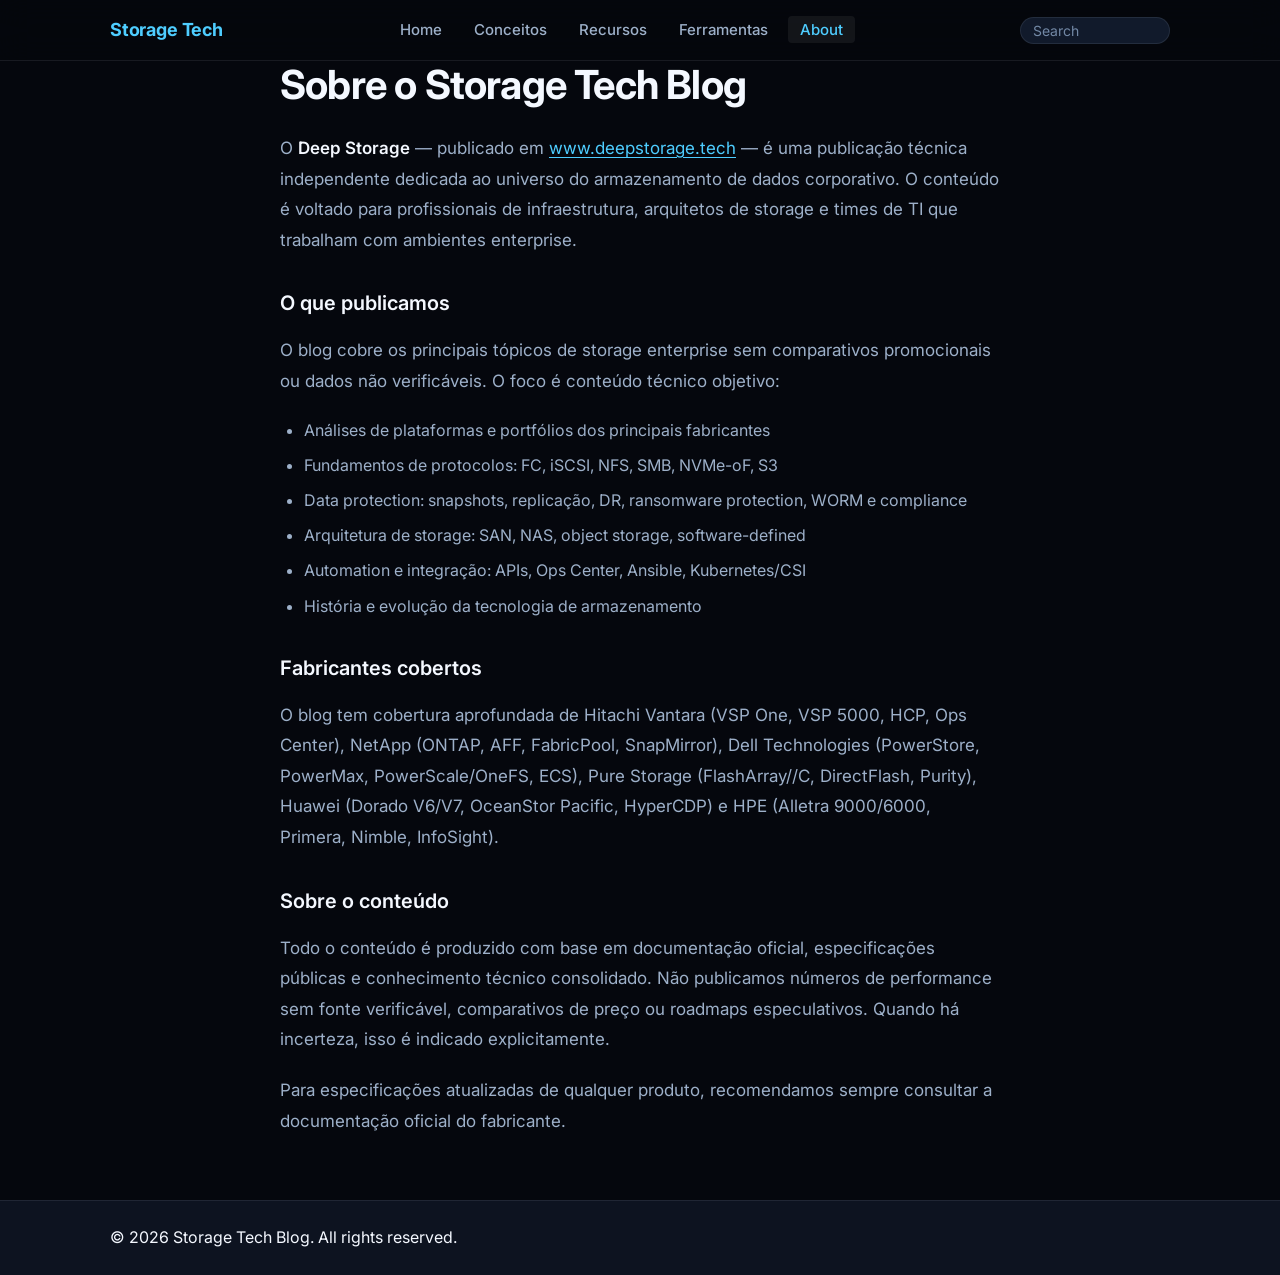
<file: about.html>
<!DOCTYPE html>
<html lang="pt-BR">
<head>
    <meta charset="UTF-8">
    <meta name="viewport" content="width=device-width, initial-scale=1.0">
    <title>Sobre - Storage Tech Blog</title>
    <meta name="description" content="Conheça o Storage Tech Blog: análises técnicas, conceitos fundamentais e recursos sobre storage enterprise — Hitachi Vantara, NetApp, Dell EMC, Pure Storage e mais.">

    <!-- Open Graph -->
    <meta property="og:type" content="website">
    <meta property="og:title" content="Sobre - Storage Tech Blog">
    <meta property="og:description" content="Blog técnico sobre armazenamento de dados corporativo enterprise. Hitachi Vantara, NetApp, Dell EMC, Pure Storage, NVMe, Fibre Channel e data protection.">
    <meta property="og:site_name" content="Storage Tech Blog">

    <!-- Twitter Card -->
    <meta name="twitter:card" content="summary">
    <meta name="twitter:title" content="Sobre - Storage Tech Blog">
    <meta name="twitter:description" content="Blog técnico sobre armazenamento de dados corporativo enterprise.">

    <link rel="canonical" href="https://www.deepstorage.tech/about.html">
    <link rel="preconnect" href="https://fonts.googleapis.com">
    <link rel="preconnect" href="https://fonts.gstatic.com" crossorigin>
    <link rel="stylesheet" href="https://fonts.googleapis.com/css2?family=Inter:wght@400;500;600;700&family=JetBrains+Mono:wght@400;500&display=swap">
    <link rel="stylesheet" href="styles.css">
</head>
<body>
    <a href="#main-content" class="skip-link">Pular para o conteúdo</a>

    <nav class="navbar" aria-label="Navegação principal">
        <div class="container">
            <p class="logo"><a href="index.html">Storage Tech</a></p>
            <button class="nav-toggle" aria-label="Abrir menu" aria-expanded="false" aria-controls="nav-menu">
                <svg width="22" height="22" viewBox="0 0 22 22" fill="none" aria-hidden="true">
                    <rect x="2" y="5" width="18" height="2" rx="1" fill="currentColor"/>
                    <rect x="2" y="10" width="18" height="2" rx="1" fill="currentColor"/>
                    <rect x="2" y="15" width="18" height="2" rx="1" fill="currentColor"/>
                </svg>
            </button>
            <ul class="nav-links" id="nav-menu">
                <li><a href="index.html">Home</a></li>
                <li><a href="conceitos.html">Conceitos</a></li>
                <li><a href="recursos.html">Recursos</a></li>
                <li><a href="ferramentas.html">Ferramentas</a></li>
                <li><a href="about.html" class="active" aria-current="page">About</a></li>
            </ul>
            <div class="nav-search" role="search">
                <input type="search" id="global-search" class="nav-search-input" placeholder="Search" aria-label="Busca global" autocomplete="off">
                <div class="nav-search-results" id="search-results-dropdown" aria-live="polite"></div>
            </div>
        </div>
    </nav>

    <main class="container" id="main-content">
        <article class="about-content">
            <h1>Sobre o Storage Tech Blog</h1>

            <p>O <strong>Deep Storage</strong> — publicado em <a href="https://www.deepstorage.tech" target="_blank" rel="noopener noreferrer">www.deepstorage.tech</a> — é uma publicação técnica independente dedicada ao universo do armazenamento de dados corporativo. O conteúdo é voltado para profissionais de infraestrutura, arquitetos de storage e times de TI que trabalham com ambientes enterprise.</p>

            <h2>O que publicamos</h2>

            <p>O blog cobre os principais tópicos de storage enterprise sem comparativos promocionais ou dados não verificáveis. O foco é conteúdo técnico objetivo:</p>

            <ul>
                <li>Análises de plataformas e portfólios dos principais fabricantes</li>
                <li>Fundamentos de protocolos: FC, iSCSI, NFS, SMB, NVMe-oF, S3</li>
                <li>Data protection: snapshots, replicação, DR, ransomware protection, WORM e compliance</li>
                <li>Arquitetura de storage: SAN, NAS, object storage, software-defined</li>
                <li>Automation e integração: APIs, Ops Center, Ansible, Kubernetes/CSI</li>
                <li>História e evolução da tecnologia de armazenamento</li>
            </ul>

            <h2>Fabricantes cobertos</h2>

            <p>O blog tem cobertura aprofundada de Hitachi Vantara (VSP One, VSP 5000, HCP, Ops Center), NetApp (ONTAP, AFF, FabricPool, SnapMirror), Dell Technologies (PowerStore, PowerMax, PowerScale/OneFS, ECS), Pure Storage (FlashArray//C, DirectFlash, Purity), Huawei (Dorado V6/V7, OceanStor Pacific, HyperCDP) e HPE (Alletra 9000/6000, Primera, Nimble, InfoSight).</p>

            <h2>Sobre o conteúdo</h2>

            <p>Todo o conteúdo é produzido com base em documentação oficial, especificações públicas e conhecimento técnico consolidado. Não publicamos números de performance sem fonte verificável, comparativos de preço ou roadmaps especulativos. Quando há incerteza, isso é indicado explicitamente.</p>

            <p>Para especificações atualizadas de qualquer produto, recomendamos sempre consultar a documentação oficial do fabricante.</p>
        </article>
    </main>

    <footer>
        <div class="container">
            <p>&copy; <span id="copyright-year"></span> Storage Tech Blog. All rights reserved.</p>
        </div>
    </footer>

    <noscript>
        <div style="padding: 2rem; text-align: center; background: #0d1320; color: #f4f8ff;">
            <p>Este site requer JavaScript para algumas funcionalidades. Por favor, habilite o JavaScript no seu navegador.</p>
        </div>
    </noscript>

    <script>
        document.getElementById('copyright-year').textContent = new Date().getFullYear();
        (function() {
            var btn = document.querySelector('.nav-toggle');
            var menu = document.getElementById('nav-menu');
            if (btn && menu) {
                btn.addEventListener('click', function() {
                    var open = menu.classList.toggle('open');
                    btn.setAttribute('aria-expanded', open ? 'true' : 'false');
                });
            }
        })();
    </script>
</body>
</html>
</file>
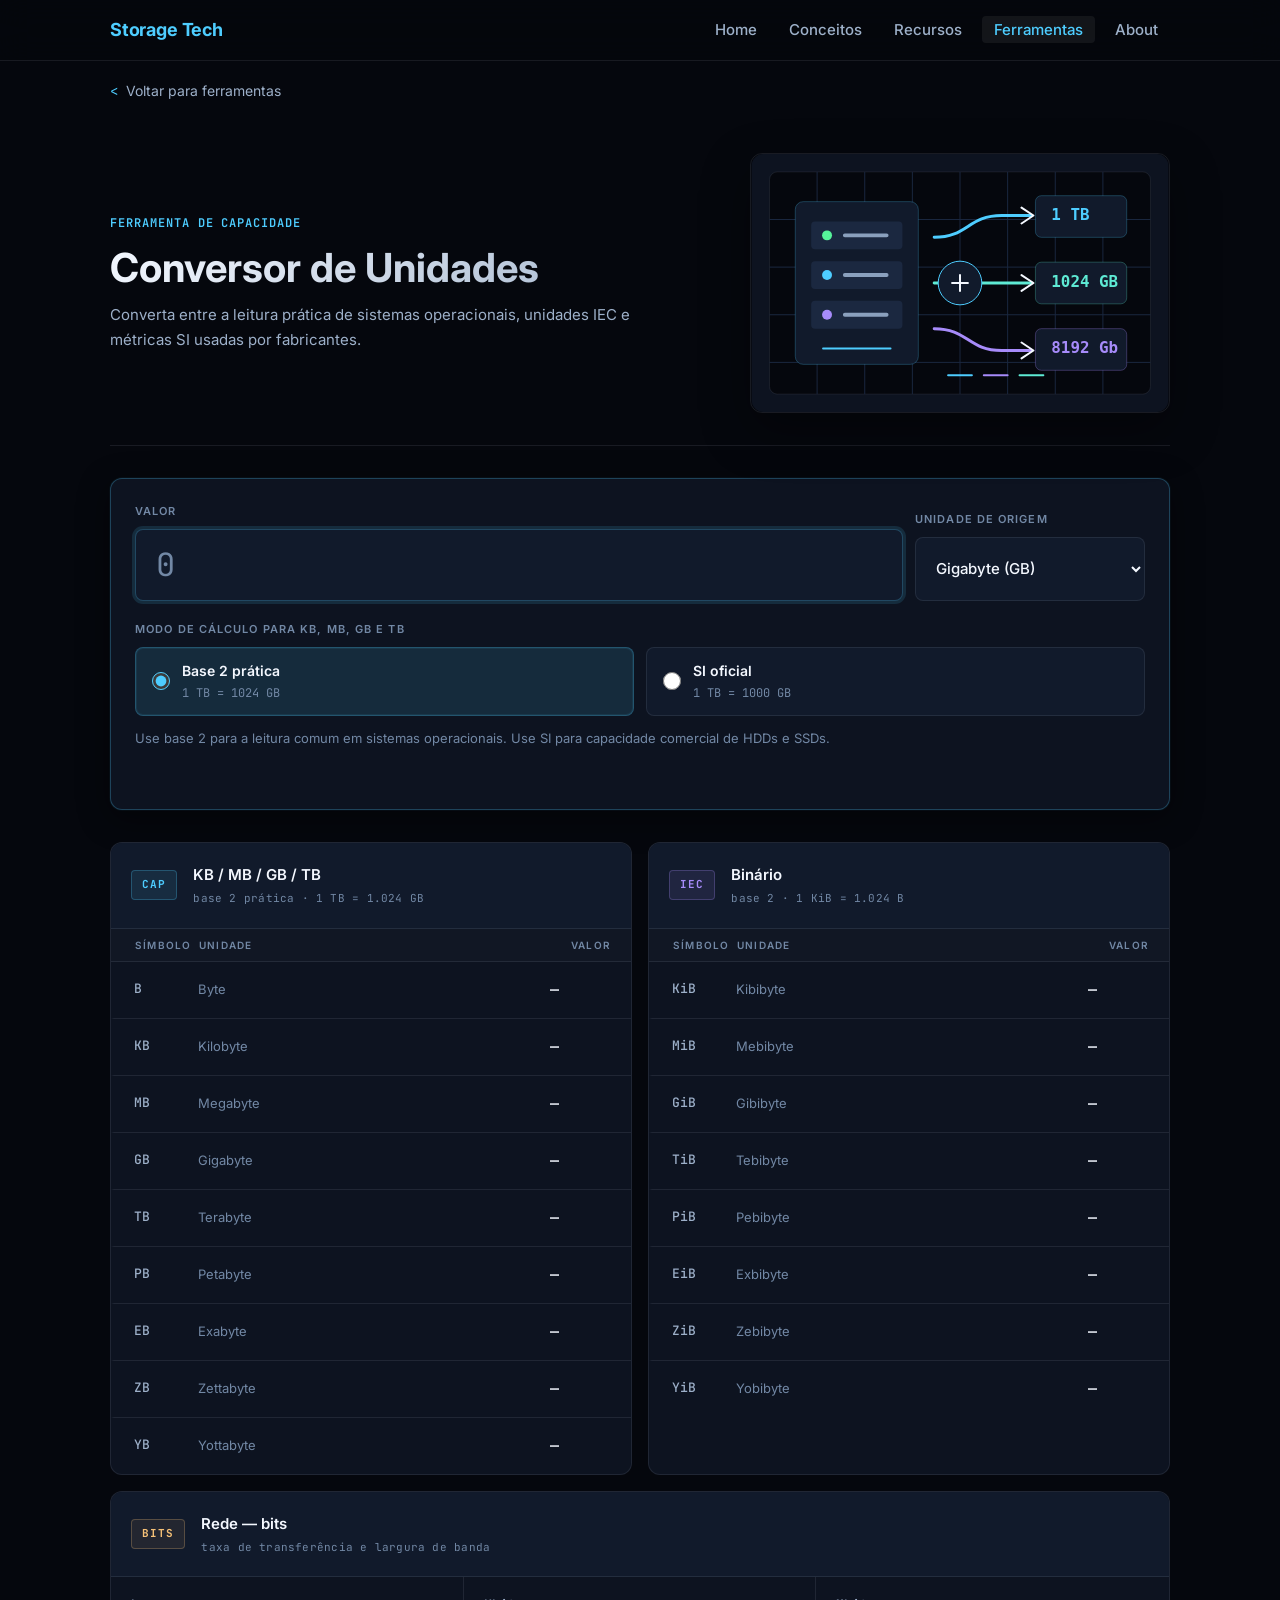
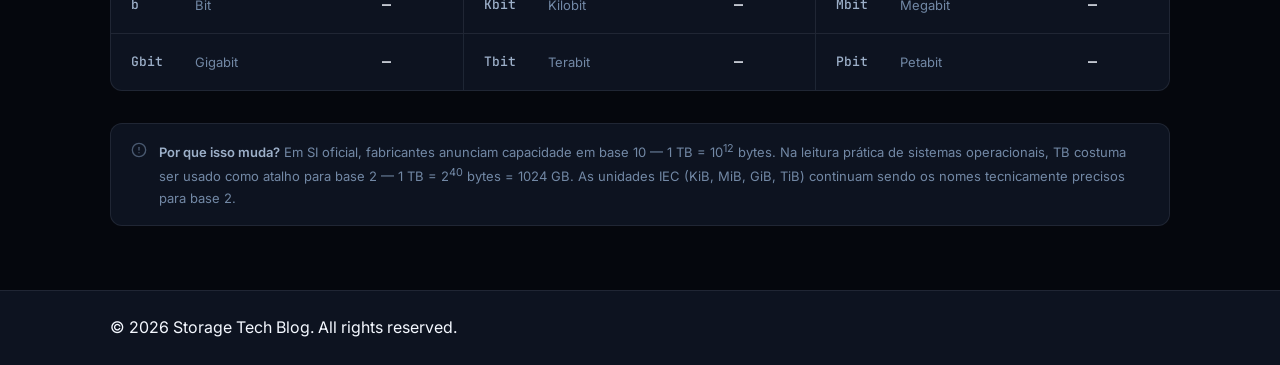
<file: conversor.html>
<!DOCTYPE html>
<html lang="pt-BR">
<head>
    <meta charset="UTF-8">
    <meta name="viewport" content="width=device-width, initial-scale=1.0">
    <title>Conversor de Unidades de Storage - Deep Storage</title>
    <meta name="description" content="Conversor de unidades de armazenamento: KB, MB, GB, TB, PB, EB — decimal (SI), binário (IEC) e bits para rede. Ferramenta rápida para profissionais de storage enterprise.">

    <meta property="og:type" content="website">
    <meta property="og:title" content="Conversor de Unidades de Storage">
    <meta property="og:description" content="Converta entre todas as unidades de volumetria de armazenamento: SI, IEC e bits para rede.">
    <meta property="og:site_name" content="Storage Tech Blog">
    <meta name="twitter:card" content="summary">
    <meta name="twitter:title" content="Conversor de Unidades de Storage">
    <meta name="twitter:description" content="Converta entre KB, MB, GB, TB, PB, EB — decimal (SI), binário (IEC) e bits.">

    <link rel="canonical" href="https://www.deepstorage.tech/conversor.html">
    <link rel="preconnect" href="https://fonts.googleapis.com">
    <link rel="preconnect" href="https://fonts.gstatic.com" crossorigin>
    <link rel="stylesheet" href="https://fonts.googleapis.com/css2?family=Inter:wght@400;500;600;700&family=JetBrains+Mono:wght@400;500;600&display=swap">
    <link rel="stylesheet" href="styles.css">
</head>
<body>
    <a href="#main-content" class="skip-link">Pular para o conteúdo</a>

    <nav class="navbar" aria-label="Navegação principal">
        <div class="container">
            <p class="logo"><a href="index.html">Storage Tech</a></p>
            <button class="nav-toggle" aria-label="Abrir menu" aria-expanded="false" aria-controls="nav-menu">
                <svg width="22" height="22" viewBox="0 0 22 22" fill="none" aria-hidden="true">
                    <rect x="2" y="5" width="18" height="2" rx="1" fill="currentColor"/>
                    <rect x="2" y="10" width="18" height="2" rx="1" fill="currentColor"/>
                    <rect x="2" y="15" width="18" height="2" rx="1" fill="currentColor"/>
                </svg>
            </button>
            <ul class="nav-links" id="nav-menu">
                <li><a href="index.html">Home</a></li>
                <li><a href="conceitos.html">Conceitos</a></li>
                <li><a href="recursos.html">Recursos</a></li>
                <li><a href="ferramentas.html" class="active" aria-current="page">Ferramentas</a></li>
                <li><a href="about.html">About</a></li>
            </ul>
        </div>
    </nav>

    <main class="container" id="main-content">
        <a href="ferramentas.html" class="tool-back">Voltar para ferramentas</a>

        <div class="conv-page-header">
            <div class="conv-page-header__text">
                <p class="conv-eyebrow">Ferramenta de capacidade</p>
                <h1>Conversor de Unidades</h1>
                <p>Converta entre a leitura prática de sistemas operacionais, unidades IEC e métricas SI usadas por fabricantes.</p>
            </div>
            <img
                class="conv-hero-visual"
                src="storage-converter-visual.svg"
                width="420"
                height="260"
                alt="Ilustração técnica de unidades de storage sendo convertidas entre TB, GiB e bits"
            >
        </div>

        <!-- Input card -->
        <div class="conv-input-card" role="group" aria-label="Entrada de conversão">
            <div class="conv-field-group">
                <div class="conv-field">
                    <label class="conv-label" for="conv-value">Valor</label>
                    <input
                        type="number"
                        id="conv-value"
                        class="conv-value-input"
                        placeholder="0"
                        min="0"
                        step="any"
                        autocomplete="off"
                        autofocus
                    >
                </div>
                <div class="conv-field">
                    <label class="conv-label" for="conv-unit">Unidade de origem</label>
                    <select id="conv-unit" class="conv-unit-select">
                        <optgroup label="KB/MB/GB/TB">
                            <option value="B">Byte (B)</option>
                            <option value="KB">Kilobyte (KB)</option>
                            <option value="MB">Megabyte (MB)</option>
                            <option value="GB" selected>Gigabyte (GB)</option>
                            <option value="TB">Terabyte (TB)</option>
                            <option value="PB">Petabyte (PB)</option>
                            <option value="EB">Exabyte (EB)</option>
                            <option value="ZB">Zettabyte (ZB)</option>
                            <option value="YB">Yottabyte (YB)</option>
                        </optgroup>
                        <optgroup label="Binário (IEC)">
                            <option value="KiB">Kibibyte (KiB)</option>
                            <option value="MiB">Mebibyte (MiB)</option>
                            <option value="GiB">Gibibyte (GiB)</option>
                            <option value="TiB">Tebibyte (TiB)</option>
                            <option value="PiB">Pebibyte (PiB)</option>
                            <option value="EiB">Exbibyte (EiB)</option>
                            <option value="ZiB">Zebibyte (ZiB)</option>
                            <option value="YiB">Yobibyte (YiB)</option>
                        </optgroup>
                        <optgroup label="Bits (rede)">
                            <option value="b">Bit (b)</option>
                            <option value="Kbit">Kilobit (Kbit)</option>
                            <option value="Mbit">Megabit (Mbit)</option>
                            <option value="Gbit">Gigabit (Gbit)</option>
                            <option value="Tbit">Terabit (Tbit)</option>
                            <option value="Pbit">Petabit (Pbit)</option>
                        </optgroup>
                    </select>
                </div>
            </div>
            <fieldset class="conv-mode-group" aria-describedby="conv-mode-help">
                <legend class="conv-label">Modo de cálculo para KB, MB, GB e TB</legend>
                <div class="conv-mode-options">
                    <label class="conv-mode-option">
                        <input type="radio" name="conv-mode" value="binary" checked>
                        <span>
                            <strong>Base 2 prática</strong>
                            <small>1 TB = 1024 GB</small>
                        </span>
                    </label>
                    <label class="conv-mode-option">
                        <input type="radio" name="conv-mode" value="si">
                        <span>
                            <strong>SI oficial</strong>
                            <small>1 TB = 1000 GB</small>
                        </span>
                    </label>
                </div>
                <p class="conv-mode-help" id="conv-mode-help">Use base 2 para a leitura comum em sistemas operacionais. Use SI para capacidade comercial de HDDs e SSDs.</p>
            </fieldset>
            <div class="conv-bytes-eq" id="bytes-eq" aria-live="polite"></div>
        </div>

        <!-- Results -->
        <div class="conv-grid">

            <section class="conv-section" aria-labelledby="section-si">
                <div class="conv-section-head">
                    <span class="conv-badge conv-badge--si" aria-hidden="true">CAP</span>
                    <div>
                        <h2 class="conv-section-title" id="section-si">KB / MB / GB / TB</h2>
                        <p class="conv-section-sub" id="section-si-sub">base 2 prática · 1 TB = 1.024 GB</p>
                    </div>
                </div>
                <div class="conv-col-head" aria-hidden="true">
                    <span>Símbolo</span><span>Unidade</span><span>Valor</span>
                </div>
                <div class="conv-table" id="table-si" role="table" aria-label="Conversões em KB, MB, GB e TB"></div>
            </section>

            <section class="conv-section" aria-labelledby="section-iec">
                <div class="conv-section-head">
                    <span class="conv-badge conv-badge--iec" aria-hidden="true">IEC</span>
                    <div>
                        <h2 class="conv-section-title" id="section-iec">Binário</h2>
                        <p class="conv-section-sub">base 2 · 1 KiB = 1.024 B</p>
                    </div>
                </div>
                <div class="conv-col-head" aria-hidden="true">
                    <span>Símbolo</span><span>Unidade</span><span>Valor</span>
                </div>
                <div class="conv-table" id="table-iec" role="table" aria-label="Conversões binárias IEC"></div>
            </section>

            <section class="conv-section conv-section--bits" aria-labelledby="section-bits">
                <div class="conv-section-head">
                    <span class="conv-badge conv-badge--bits" aria-hidden="true">bits</span>
                    <div>
                        <h2 class="conv-section-title" id="section-bits">Rede — bits</h2>
                        <p class="conv-section-sub">taxa de transferência e largura de banda</p>
                    </div>
                </div>
                <div class="conv-table conv-table--bits" id="table-bits" role="table" aria-label="Conversões em bits"></div>
            </section>

        </div>

        <div class="conv-note" role="note">
            <svg class="conv-note-icon" width="16" height="16" viewBox="0 0 24 24" fill="none" stroke="currentColor" stroke-width="2" stroke-linecap="round" stroke-linejoin="round" aria-hidden="true"><circle cx="12" cy="12" r="10"/><line x1="12" y1="8" x2="12" y2="12"/><line x1="12" y1="16" x2="12.01" y2="16"/></svg>
            <p><strong>Por que isso muda?</strong> Em SI oficial, fabricantes anunciam capacidade em base 10 — 1 TB = 10<sup>12</sup> bytes. Na leitura prática de sistemas operacionais, TB costuma ser usado como atalho para base 2 — 1 TB = 2<sup>40</sup> bytes = 1024 GB. As unidades IEC (KiB, MiB, GiB, TiB) continuam sendo os nomes tecnicamente precisos para base 2.</p>
        </div>

    </main>

    <footer>
        <div class="container">
            <p>&copy; <span id="copyright-year"></span> Storage Tech Blog. All rights reserved.</p>
        </div>
    </footer>

    <noscript>
        <div style="padding: 2rem; text-align: center; background: #0d1320; color: #f4f8ff;">
            <p>Este conversor requer JavaScript. Por favor, habilite o JavaScript no seu navegador.</p>
        </div>
    </noscript>

    <script>
    (function () {
        'use strict';

        /* ── Units ─────────────────────────────────────────────── */
        var UNITS = [
            { id: 'B',    label: 'Byte',      symbol: 'B',    bytes: 1,                 group: 'si'  },
            { id: 'KB',   label: 'Kilobyte',  symbol: 'KB',   bytes: 1e3,               group: 'si'  },
            { id: 'MB',   label: 'Megabyte',  symbol: 'MB',   bytes: 1e6,               group: 'si'  },
            { id: 'GB',   label: 'Gigabyte',  symbol: 'GB',   bytes: 1e9,               group: 'si'  },
            { id: 'TB',   label: 'Terabyte',  symbol: 'TB',   bytes: 1e12,              group: 'si'  },
            { id: 'PB',   label: 'Petabyte',  symbol: 'PB',   bytes: 1e15,              group: 'si'  },
            { id: 'EB',   label: 'Exabyte',   symbol: 'EB',   bytes: 1e18,              group: 'si'  },
            { id: 'ZB',   label: 'Zettabyte', symbol: 'ZB',   bytes: 1e21,              group: 'si'  },
            { id: 'YB',   label: 'Yottabyte', symbol: 'YB',   bytes: 1e24,              group: 'si'  },
            { id: 'KiB',  label: 'Kibibyte',  symbol: 'KiB',  bytes: Math.pow(1024, 1), group: 'iec' },
            { id: 'MiB',  label: 'Mebibyte',  symbol: 'MiB',  bytes: Math.pow(1024, 2), group: 'iec' },
            { id: 'GiB',  label: 'Gibibyte',  symbol: 'GiB',  bytes: Math.pow(1024, 3), group: 'iec' },
            { id: 'TiB',  label: 'Tebibyte',  symbol: 'TiB',  bytes: Math.pow(1024, 4), group: 'iec' },
            { id: 'PiB',  label: 'Pebibyte',  symbol: 'PiB',  bytes: Math.pow(1024, 5), group: 'iec' },
            { id: 'EiB',  label: 'Exbibyte',  symbol: 'EiB',  bytes: Math.pow(1024, 6), group: 'iec' },
            { id: 'ZiB',  label: 'Zebibyte',  symbol: 'ZiB',  bytes: Math.pow(1024, 7), group: 'iec' },
            { id: 'YiB',  label: 'Yobibyte',  symbol: 'YiB',  bytes: Math.pow(1024, 8), group: 'iec' },
            { id: 'b',    label: 'Bit',       symbol: 'b',    bytes: 0.125,             group: 'bit' },
            { id: 'Kbit', label: 'Kilobit',   symbol: 'Kbit', bytes: 125,               group: 'bit' },
            { id: 'Mbit', label: 'Megabit',   symbol: 'Mbit', bytes: 125000,            group: 'bit' },
            { id: 'Gbit', label: 'Gigabit',   symbol: 'Gbit', bytes: 125000000,         group: 'bit' },
            { id: 'Tbit', label: 'Terabit',   symbol: 'Tbit', bytes: 1.25e11,           group: 'bit' },
            { id: 'Pbit', label: 'Petabit',   symbol: 'Pbit', bytes: 1.25e14,           group: 'bit' },
        ];

        var COPY_ICON = '<svg width="13" height="13" viewBox="0 0 24 24" fill="none" stroke="currentColor" stroke-width="2" stroke-linecap="round" stroke-linejoin="round" aria-hidden="true"><rect x="9" y="9" width="13" height="13" rx="2"/><path d="M5 15H4a2 2 0 0 1-2-2V4a2 2 0 0 1 2-2h9a2 2 0 0 1 2 2v1"/></svg>';
        var CHECK_ICON = '<svg width="13" height="13" viewBox="0 0 24 24" fill="none" stroke="currentColor" stroke-width="2" stroke-linecap="round" stroke-linejoin="round" aria-hidden="true"><polyline points="20 6 9 17 4 12"/></svg>';

        /* ── Formatter ─────────────────────────────────────────── */
        function fmt(n) {
            if (n === 0) return '0';
            if (!isFinite(n) || isNaN(n)) return '—';
            var a = Math.abs(n);
            if (a >= 1e21 || (a > 0 && a < 1e-10)) {
                return n.toExponential(4).replace(/\.?0+e/, 'e');
            }
            var decimals = a >= 1e12 ? 2 : a >= 1e6 ? 4 : a >= 1 ? 8 : 12;
            return parseFloat(n.toFixed(decimals)).toLocaleString('pt-BR', { maximumFractionDigits: decimals });
        }

        function rawNum(n) {
            if (!isFinite(n) || isNaN(n)) return '';
            return n.toPrecision(15).replace(/\.?0+$/, '');
        }

        /* ── Build rows ────────────────────────────────────────── */
        function buildRow(u) {
            var row = document.createElement('div');
            row.className = 'conv-row';
            row.dataset.unit = u.id;
            row.setAttribute('role', 'row');

            var sym = document.createElement('span');
            sym.className = 'conv-sym';
            sym.setAttribute('role', 'cell');
            sym.textContent = u.symbol;

            var name = document.createElement('span');
            name.className = 'conv-name';
            name.setAttribute('role', 'cell');
            name.textContent = u.label;

            var val = document.createElement('span');
            val.className = 'conv-val';
            val.setAttribute('role', 'cell');
            val.id = 'val-' + u.id;
            val.textContent = '—';

            var btn = document.createElement('button');
            btn.className = 'conv-copy';
            btn.setAttribute('aria-label', 'Copiar valor de ' + u.label);
            btn.dataset.uid = u.id;
            btn.innerHTML = COPY_ICON;
            btn.addEventListener('click', handleCopy);

            row.appendChild(sym);
            row.appendChild(name);
            row.appendChild(val);
            row.appendChild(btn);
            return row;
        }

        function buildRows() {
            var siTable   = document.getElementById('table-si');
            var iecTable  = document.getElementById('table-iec');
            var bitsTable = document.getElementById('table-bits');
            UNITS.forEach(function (u) {
                var t = u.group === 'si' ? siTable : u.group === 'iec' ? iecTable : bitsTable;
                t.appendChild(buildRow(u));
            });
        }

        /* ── Convert ───────────────────────────────────────────── */
        var valInput   = document.getElementById('conv-value');
        var unitSelect = document.getElementById('conv-unit');
        var bytesEqEl  = document.getElementById('bytes-eq');
        var modeInputs = document.querySelectorAll('input[name="conv-mode"]');
        var siSubEl    = document.getElementById('section-si-sub');
        var SI_BINARY_BYTES = {
            B: 1,
            KB: Math.pow(1024, 1),
            MB: Math.pow(1024, 2),
            GB: Math.pow(1024, 3),
            TB: Math.pow(1024, 4),
            PB: Math.pow(1024, 5),
            EB: Math.pow(1024, 6),
            ZB: Math.pow(1024, 7),
            YB: Math.pow(1024, 8)
        };

        function activeMode() {
            var checked = document.querySelector('input[name="conv-mode"]:checked');
            return checked ? checked.value : 'binary';
        }

        function unitBytes(u) {
            if (activeMode() === 'binary' && u.group === 'si') {
                return SI_BINARY_BYTES[u.id] || u.bytes;
            }
            return u.bytes;
        }

        function syncModeLabel() {
            if (!siSubEl) return;
            siSubEl.textContent = activeMode() === 'binary'
                ? 'base 2 prática · 1 TB = 1.024 GB'
                : 'SI oficial · 1 TB = 1.000 GB';
        }

        function clearAll() {
            UNITS.forEach(function (u) {
                var el = document.getElementById('val-' + u.id);
                if (el) { el.textContent = '—'; el.dataset.raw = ''; }
                var row = document.querySelector('[data-unit="' + u.id + '"]');
                if (row) row.classList.remove('is-source');
            });
            if (bytesEqEl) bytesEqEl.innerHTML = '';
        }

        function convert() {
            var raw = valInput.value;
            var value = parseFloat(raw);
            if (raw === '' || isNaN(value)) { clearAll(); return; }

            var srcId = unitSelect.value;
            var src   = UNITS.find(function (u) { return u.id === srcId; });
            var bytes = value * unitBytes(src);

            // bytes equivalent feedback
            if (bytesEqEl) {
                var bFmt = fmt(bytes);
                bytesEqEl.innerHTML =
                    '<span class="conv-bytes-label">= </span>' +
                    '<span class="conv-bytes-val">' + bFmt + '</span>' +
                    '<span class="conv-bytes-label"> bytes</span>';
            }

            UNITS.forEach(function (u) {
                var el  = document.getElementById('val-' + u.id);
                if (!el) return;
                var result = bytes / unitBytes(u);
                el.textContent  = fmt(result);
                el.dataset.raw  = rawNum(result);
                var row = document.querySelector('[data-unit="' + u.id + '"]');
                if (row) row.classList.toggle('is-source', u.id === srcId);
            });
        }

        /* ── Copy ──────────────────────────────────────────────── */
        function handleCopy(e) {
            var uid = e.currentTarget.dataset.uid;
            var el  = document.getElementById('val-' + uid);
            if (!el || !el.dataset.raw) return;
            var btn = e.currentTarget;
            navigator.clipboard.writeText(el.dataset.raw).then(function () {
                btn.innerHTML = CHECK_ICON;
                btn.classList.add('copied');
                setTimeout(function () {
                    btn.innerHTML = COPY_ICON;
                    btn.classList.remove('copied');
                }, 1500);
            });
        }

        /* ── Init ──────────────────────────────────────────────── */
        buildRows();
        syncModeLabel();
        valInput.addEventListener('input', convert);
        unitSelect.addEventListener('change', convert);
        modeInputs.forEach(function (input) {
            input.addEventListener('change', function () {
                syncModeLabel();
                convert();
            });
        });
        document.getElementById('copyright-year').textContent = new Date().getFullYear();

        var navBtn  = document.querySelector('.nav-toggle');
        var navMenu = document.getElementById('nav-menu');
        if (navBtn && navMenu) {
            navBtn.addEventListener('click', function () {
                var open = navMenu.classList.toggle('open');
                navBtn.setAttribute('aria-expanded', open ? 'true' : 'false');
            });
        }

    })();
    </script>
</body>
</html>
</file>
<file: styles.css>
/* =====================================================
   DESIGN TOKENS
   ===================================================== */
:root {
    /* Colors — deep AI theme */
    --bg:             #05070d;
    --surface:        #0d1320;
    --surface-2:      #111a2b;
    --surface-3:      #1b2840;
    --border:         rgba(214, 231, 255, 0.09);
    --border-accent:  rgba(78, 205, 255, 0.26);

    --primary:        #4ecdff;
    --primary-dim:    rgba(78, 205, 255, 0.13);
    --primary-glow:   rgba(78, 205, 255, 0.32);
    --secondary:      #a78bfa;
    --accent-warm:    #f6c177;
    --danger:         #ff6b8a;

    --text:           #f4f8ff;
    --text-muted:     #9db0c9;
    --text-subtle:    #7288a5;

    /* Typography */
    --font-body: 'Inter', -apple-system, BlinkMacSystemFont, 'Segoe UI', sans-serif;
    --font-mono: 'JetBrains Mono', 'Courier New', monospace;

    /* Spacing (8pt grid) */
    --sp-1:  4px;
    --sp-2:  8px;
    --sp-3:  12px;
    --sp-4:  16px;
    --sp-5:  20px;
    --sp-6:  24px;
    --sp-8:  32px;
    --sp-10: 40px;
    --sp-12: 48px;
    --sp-16: 64px;

    /* Border radius */
    --r-sm:   4px;
    --r:      8px;
    --r-lg:   12px;
    --r-pill: 999px;

    /* Transitions */
    --t:    150ms ease-out;
    --t-md: 220ms ease-out;
}

/* =====================================================
   RESET & BASE
   ===================================================== */
*, *::before, *::after {
    margin: 0;
    padding: 0;
    box-sizing: border-box;
}

html {
    scroll-behavior: smooth;
}

body {
    font-family: var(--font-body);
    font-size: 16px;
    line-height: 1.6;
    color: var(--text);
    background-color: var(--bg);
    -webkit-font-smoothing: antialiased;
    -moz-osx-font-smoothing: grayscale;
}

img {
    max-width: 100%;
    height: auto;
    display: block;
}

a {
    color: var(--primary);
    text-decoration: none;
    transition: color var(--t);
}

a:hover {
    color: var(--secondary);
}

/* =====================================================
   ACCESSIBILITY
   ===================================================== */
.skip-link {
    position: absolute;
    top: -100px;
    left: var(--sp-4);
    z-index: 9999;
    padding: 0.6rem 1.25rem;
    background: var(--primary);
    color: #000;
    font-weight: 600;
    font-size: 0.875rem;
    border-radius: var(--r);
    text-decoration: none;
    transition: top 0.2s;
}

.skip-link:focus {
    top: var(--sp-4);
}

:focus-visible {
    outline: 2px solid var(--primary);
    outline-offset: 3px;
    border-radius: var(--r-sm);
}

/* =====================================================
   LAYOUT
   ===================================================== */
.container {
    max-width: 1100px;
    margin: 0 auto;
    padding: 0 var(--sp-5);
}

/* =====================================================
   NAVIGATION
   ===================================================== */
.navbar {
    background: rgba(5, 7, 13, 0.92);
    border-bottom: 1px solid var(--border);
    position: sticky;
    top: 0;
    z-index: 100;
    backdrop-filter: blur(16px);
    -webkit-backdrop-filter: blur(16px);
}

.navbar .container {
    display: flex;
    align-items: center;
    justify-content: space-between;
    height: 60px;
    gap: var(--sp-6);
}

.logo a {
    color: var(--primary);
    font-size: 1.125rem;
    font-weight: 700;
    letter-spacing: -0.01em;
    text-decoration: none;
    transition: opacity var(--t);
}

.logo a:hover {
    opacity: 0.8;
    color: var(--primary);
}

.nav-links {
    display: flex;
    list-style: none;
    gap: var(--sp-2);
    align-items: center;
}

.nav-links a {
    color: var(--text-muted);
    font-size: 0.9375rem;
    font-weight: 500;
    padding: var(--sp-1) var(--sp-3);
    border-radius: var(--r-sm);
    text-decoration: none;
    transition: color var(--t), background var(--t);
}

.nav-links a:hover,
.nav-links a.active {
    color: var(--text);
    background: rgba(244, 248, 255, 0.06);
}

.nav-links a.active {
    color: var(--primary);
}

/* Hamburger toggle */
.nav-toggle {
    display: none;
    background: none;
    border: none;
    cursor: pointer;
    padding: var(--sp-2);
    color: var(--text-muted);
    border-radius: var(--r-sm);
    transition: color var(--t), background var(--t);
    align-items: center;
    justify-content: center;
    flex-shrink: 0;
}

.nav-toggle:hover {
    color: var(--text);
    background: rgba(244, 248, 255, 0.06);
}

.nav-toggle svg {
    display: block;
    pointer-events: none;
}

/* Global search */
.nav-search {
    position: relative;
    flex-shrink: 0;
}

.nav-search-input {
    padding: var(--sp-1) var(--sp-3);
    background: var(--surface-2);
    border: 1px solid var(--border);
    border-radius: var(--r-pill);
    color: var(--text);
    font-size: 0.875rem;
    font-family: var(--font-body);
    width: 150px;
    outline: none;
    transition: border-color var(--t), box-shadow var(--t), width var(--t-md);
}

.nav-search-input::placeholder {
    color: var(--text-subtle);
}

.nav-search-input:focus {
    border-color: var(--border-accent);
    box-shadow: 0 0 0 3px var(--primary-dim);
    width: 210px;
}

.nav-search-results {
    display: none;
    position: absolute;
    top: calc(100% + 6px);
    right: 0;
    width: 340px;
    background: var(--surface-2);
    border: 1px solid var(--border-accent);
    border-radius: var(--r-lg);
    box-shadow: 0 12px 32px rgba(0, 0, 0, 0.6);
    z-index: 200;
    overflow: hidden;
}

.nav-search-results.active {
    display: block;
}

.search-result-item {
    display: flex;
    align-items: center;
    gap: var(--sp-3);
    padding: var(--sp-3) var(--sp-4);
    text-decoration: none;
    color: var(--text);
    border-bottom: 1px solid var(--border);
    transition: background var(--t), color var(--t);
}

.search-result-item:last-child {
    border-bottom: none;
}

.search-result-item:hover {
    background: var(--primary-dim);
    color: var(--primary);
}

.search-result-tag {
    font-size: 0.6875rem;
    font-weight: 600;
    text-transform: uppercase;
    letter-spacing: 0.06em;
    color: var(--primary);
    background: rgba(78, 205, 255, 0.08);
    border: 1px solid rgba(78, 205, 255, 0.15);
    padding: 2px 7px;
    border-radius: var(--r-sm);
    white-space: nowrap;
    flex-shrink: 0;
}

.search-result-title {
    font-size: 0.875rem;
    line-height: 1.35;
    color: inherit;
}

.search-no-match {
    padding: var(--sp-4);
    font-size: 0.875rem;
    color: var(--text-muted);
}

/* =====================================================
   HERO
   ===================================================== */
.hero {
    background:
        radial-gradient(120% 120% at 50% 0%, rgba(78, 205, 255, 0.16) 0%, rgba(78, 205, 255, 0) 55%),
        radial-gradient(95% 140% at 100% 0%, rgba(167, 139, 250, 0.2) 0%, rgba(167, 139, 250, 0) 60%),
        linear-gradient(180deg, #071127 0%, var(--surface) 48%, #091023 100%);
    padding: 4rem 0 3.5rem;
    text-align: center;
    border-bottom: 1px solid var(--border-accent);
    position: relative;
    overflow: hidden;
    isolation: isolate;
}

/* Layer 1: grid + data trails */
.hero::before {
    content: '';
    position: absolute;
    inset: 0;
    background-image:
        linear-gradient(rgba(78, 205, 255, 0.045) 1px, transparent 1px),
        linear-gradient(90deg, rgba(78, 205, 255, 0.045) 1px, transparent 1px),
        linear-gradient(110deg, rgba(78, 205, 255, 0.14) 0%, rgba(78, 205, 255, 0) 35%),
        linear-gradient(250deg, rgba(167, 139, 250, 0.13) 0%, rgba(167, 139, 250, 0) 42%);
    background-size: 44px 44px, 44px 44px, 100% 100%, 100% 100%;
    background-position: center center, center center, 0 0, 0 0;
    opacity: 0.85;
    transform-origin: center;
    animation: hero-pan 26s linear infinite;
    pointer-events: none;
}

/* Layer 2: scan + vignette */
.hero::after {
    content: '';
    position: absolute;
    inset: 0;
    background:
        linear-gradient(
            180deg,
            rgba(78, 205, 255, 0) 0%,
            rgba(78, 205, 255, 0.14) 45%,
            rgba(78, 205, 255, 0) 80%
        ),
        radial-gradient(ellipse 90% 120% at 50% 100%, rgba(5, 7, 13, 0) 48%, rgba(5, 7, 13, 0.86) 100%);
    background-size: 100% 220%, 100% 100%;
    background-position: 0 140%, 0 0;
    animation: hero-scan 8s ease-in-out infinite;
    pointer-events: none;
}

.hero .container {
    position: relative;
    z-index: 1;
}

.hero h1 {
    font-size: clamp(2rem, 5vw, 3.25rem);
    font-weight: 700;
    letter-spacing: 0;
    line-height: 1.1;
    margin-bottom: var(--sp-4);
    background: linear-gradient(135deg, var(--primary) 0%, var(--secondary) 100%);
    -webkit-background-clip: text;
    -webkit-text-fill-color: transparent;
    background-clip: text;
    text-shadow: 0 0 22px rgba(78, 205, 255, 0.22);
}

.hero p {
    font-size: clamp(0.9375rem, 2vw, 1.0625rem);
    color: var(--text-muted);
    letter-spacing: 0.01em;
    max-width: 580px;
    margin: 0 auto;
}

@keyframes hero-pan {
    0% {
        transform: scale(1) translate3d(0, 0, 0);
    }
    50% {
        transform: scale(1.03) translate3d(-1.2%, 0.6%, 0);
    }
    100% {
        transform: scale(1) translate3d(0, 0, 0);
    }
}

@keyframes hero-scan {
    0%,
    100% {
        background-position: 0 140%, 0 0;
        opacity: 0.7;
    }
    50% {
        background-position: 0 -40%, 0 0;
        opacity: 1;
    }
}

/* =====================================================
   MAIN
   ===================================================== */
main {
    padding: var(--sp-12) 0;
    min-height: calc(100dvh - 60px - 200px);
}

/* =====================================================
   POST LIST (homepage)
   ===================================================== */
.featured-posts h2 {
    font-size: 1rem;
    font-weight: 600;
    letter-spacing: 0.08em;
    text-transform: uppercase;
    color: var(--text-subtle);
    margin-bottom: var(--sp-6);
}

.post-list {
    display: flex;
    flex-direction: column;
    gap: var(--sp-3);
}

.post-list-item {
    padding: var(--sp-5) var(--sp-6);
    background: var(--surface);
    border-radius: var(--r-lg);
    border: 1px solid var(--border);
    transition: border-color var(--t-md), background var(--t-md), transform var(--t-md);
    cursor: pointer;
    position: relative;
}

.post-list-item:hover {
    border-color: var(--border-accent);
    background: var(--surface-2);
    transform: translateX(4px);
}

.post-list-item h3 {
    font-size: 1.0625rem;
    font-weight: 600;
    color: var(--text);
    margin-bottom: var(--sp-2);
    line-height: 1.4;
    transition: color var(--t);
}

.post-list-item:hover h3 {
    color: var(--primary);
}

.post-list-item .post-meta-row {
    display: flex;
    align-items: center;
    gap: var(--sp-3);
    margin-bottom: var(--sp-3);
    flex-wrap: wrap;
}

.post-date {
    color: var(--text-subtle);
    font-size: 0.8125rem;
    font-family: var(--font-mono);
}

.post-tag {
    font-size: 0.6875rem;
    font-weight: 600;
    text-transform: uppercase;
    letter-spacing: 0.06em;
    color: var(--primary);
    background: rgba(78, 205, 255, 0.08);
    border: 1px solid rgba(78, 205, 255, 0.15);
    padding: 2px 8px;
    border-radius: var(--r-sm);
}

.post-excerpt {
    font-size: 0.9375rem;
    color: var(--text-muted);
    line-height: 1.65;
    display: -webkit-box;
    -webkit-line-clamp: 2;
    -webkit-box-orient: vertical;
    overflow: hidden;
}

.read-more {
    display: inline-flex;
    align-items: center;
    gap: var(--sp-1);
    margin-top: var(--sp-4);
    color: var(--primary);
    font-size: 0.875rem;
    font-weight: 500;
    text-decoration: none;
    transition: gap var(--t), opacity var(--t);
}

.read-more:hover {
    gap: var(--sp-3);
    opacity: 0.85;
    color: var(--primary);
}

.read-more::after {
    content: '→';
}

/* =====================================================
   POST CARD (alternate grid view)
   ===================================================== */
.post-grid {
    display: grid;
    grid-template-columns: repeat(auto-fill, minmax(300px, 1fr));
    gap: var(--sp-5);
    margin-bottom: var(--sp-10);
}

.post-card {
    background: var(--surface);
    border-radius: var(--r-lg);
    border: 1px solid var(--border);
    overflow: hidden;
    transition: border-color var(--t-md), transform var(--t-md), box-shadow var(--t-md);
    cursor: pointer;
    position: relative;
}

.post-card::before {
    content: '';
    position: absolute;
    top: 0;
    left: 0;
    right: 0;
    height: 2px;
    background: linear-gradient(90deg, var(--primary), var(--secondary));
    transform: scaleX(0);
    transform-origin: left;
    transition: transform var(--t-md);
}

.post-card:hover::before {
    transform: scaleX(1);
}

.post-card:hover {
    border-color: var(--border-accent);
    transform: translateY(-4px);
    box-shadow: 0 12px 32px rgba(0, 0, 0, 0.4);
}

.post-card-content {
    padding: var(--sp-5) var(--sp-6);
}

.post-card h3 {
    font-size: 1.0625rem;
    font-weight: 600;
    color: var(--text);
    margin-bottom: var(--sp-2);
    line-height: 1.4;
    transition: color var(--t);
}

.post-card:hover h3 {
    color: var(--primary);
}

/* =====================================================
   SEARCH STATES
   ===================================================== */
.search-no-results {
    color: var(--text-muted);
    padding: var(--sp-8) 0;
    font-size: 0.9375rem;
}

/* =====================================================
   SINGLE POST
   ===================================================== */
.post-content {
    max-width: 720px;
    margin: 0 auto;
}

#post-header {
    margin-bottom: var(--sp-8);
    padding-bottom: var(--sp-6);
    border-bottom: 1px solid var(--border);
}

#post-header h1 {
    font-size: clamp(1.75rem, 4vw, 2.5rem);
    font-weight: 700;
    letter-spacing: -0.02em;
    line-height: 1.2;
    color: var(--text);
    margin-bottom: var(--sp-4);
}

#post-header .post-meta {
    display: flex;
    align-items: center;
    gap: var(--sp-3);
    flex-wrap: wrap;
    color: var(--text-muted);
    font-size: 0.875rem;
}

#post-body {
    font-size: 1.0625rem;
    line-height: 1.8;
    color: var(--text);
}

#post-body h2 {
    font-size: 1.5rem;
    font-weight: 700;
    letter-spacing: -0.015em;
    color: var(--text);
    margin-top: var(--sp-10);
    margin-bottom: var(--sp-4);
    padding-bottom: var(--sp-2);
    border-bottom: 1px solid var(--border);
}

#post-body h3 {
    font-size: 1.1875rem;
    font-weight: 600;
    color: var(--text);
    margin-top: var(--sp-8);
    margin-bottom: var(--sp-3);
}

#post-body h4 {
    font-size: 1rem;
    font-weight: 600;
    color: var(--primary);
    margin-top: var(--sp-6);
    margin-bottom: var(--sp-2);
}

#post-body p {
    margin-bottom: var(--sp-5);
}

#post-body ul,
#post-body ol {
    margin-bottom: var(--sp-5);
    padding-left: var(--sp-6);
}

#post-body li {
    margin-bottom: var(--sp-2);
    color: var(--text);
}

#post-body a {
    color: var(--primary);
    text-decoration: underline;
    text-underline-offset: 3px;
    text-decoration-color: rgba(78, 205, 255, 0.4);
}

#post-body a:hover {
    color: var(--secondary);
    text-decoration-color: var(--secondary);
}

#post-body strong {
    color: var(--text);
    font-weight: 600;
}

#post-body em {
    color: var(--text-muted);
}

#post-body blockquote {
    border-left: 3px solid var(--border-accent);
    padding: var(--sp-3) var(--sp-5);
    margin: var(--sp-6) 0;
    background: var(--surface);
    border-radius: 0 var(--r) var(--r) 0;
    color: var(--text-muted);
    font-style: italic;
}

#post-body code {
    font-family: var(--font-mono);
    font-size: 0.875em;
    background: var(--surface-2);
    color: var(--secondary);
    padding: 2px 6px;
    border-radius: var(--r-sm);
    border: 1px solid var(--border);
}

#post-body pre {
    background: var(--surface);
    border: 1px solid var(--border);
    border-radius: var(--r);
    padding: var(--sp-5);
    overflow-x: auto;
    margin-bottom: var(--sp-6);
}

#post-body pre code {
    background: none;
    border: none;
    padding: 0;
    color: var(--text);
    font-size: 0.875rem;
}

#post-body table {
    width: 100%;
    border-collapse: collapse;
    margin-bottom: var(--sp-6);
    font-size: 0.9375rem;
    background: var(--surface);
    border-radius: var(--r);
    overflow: hidden;
}

#post-body th {
    background: var(--surface-2);
    color: var(--primary);
    font-size: 0.8125rem;
    font-weight: 600;
    text-transform: uppercase;
    letter-spacing: 0.04em;
    padding: var(--sp-3) var(--sp-4);
    text-align: left;
    border-bottom: 1px solid var(--border-accent);
}

#post-body td {
    padding: var(--sp-3) var(--sp-4);
    border-bottom: 1px solid var(--border);
    color: var(--text);
    line-height: 1.5;
}

#post-body tr:last-child td {
    border-bottom: none;
}

#post-body tr:hover td {
    background: var(--primary-dim);
}

#post-body img {
    max-width: 100%;
    border-radius: var(--r-lg);
    margin: var(--sp-6) auto;
    border: 1px solid var(--border);
}

#post-body hr {
    border: none;
    border-top: 1px solid var(--border);
    margin: var(--sp-10) 0;
}

.post-footer {
    margin-top: var(--sp-12);
    padding-top: var(--sp-6);
    border-top: 1px solid var(--border);
}

.back-link {
    display: inline-flex;
    align-items: center;
    gap: var(--sp-2);
    color: var(--text-muted);
    font-size: 0.9375rem;
    font-weight: 500;
    text-decoration: none;
    transition: color var(--t), gap var(--t);
}

.back-link:hover {
    color: var(--primary);
    gap: var(--sp-3);
}

/* =====================================================
   CONCEITOS PAGE
   ===================================================== */
#conceitos-content {
    max-width: 100%;
}

#conceitos-content h1 {
    font-size: clamp(1.75rem, 4vw, 2.5rem);
    font-weight: 700;
    letter-spacing: -0.02em;
    background: linear-gradient(135deg, var(--primary), var(--secondary));
    -webkit-background-clip: text;
    -webkit-text-fill-color: transparent;
    background-clip: text;
    text-align: center;
    margin-bottom: var(--sp-3);
}

#conceitos-content > p:first-of-type {
    text-align: center;
    font-size: 1.0625rem;
    color: var(--text-muted);
    margin-bottom: var(--sp-12);
}

#conceitos-content h2 {
    font-size: 1.375rem;
    font-weight: 700;
    color: var(--text);
    margin-top: var(--sp-12);
    margin-bottom: var(--sp-5);
    padding: var(--sp-3) var(--sp-5);
    background: var(--surface);
    border-left: 3px solid var(--primary);
    border-radius: 0 var(--r) var(--r) 0;
}

#conceitos-content h3 {
    font-size: 1.125rem;
    font-weight: 600;
    color: var(--primary);
    margin-top: var(--sp-8);
    margin-bottom: var(--sp-4);
    padding-left: var(--sp-4);
    border-left: 2px solid var(--border-accent);
}

/* Index sub-headings */
#conceitos-content > h3:nth-of-type(1),
#conceitos-content > h3:nth-of-type(2),
#conceitos-content > h3:nth-of-type(3),
#conceitos-content > h3:nth-of-type(4) {
    border-left: none;
    padding-left: var(--sp-2);
    color: var(--text-muted);
    font-size: 0.9375rem;
    font-weight: 600;
    margin-top: var(--sp-4);
    text-transform: uppercase;
    letter-spacing: 0.06em;
}

/* Index lists */
#conceitos-content ul:first-of-type,
#conceitos-content ul:nth-of-type(2),
#conceitos-content ul:nth-of-type(3),
#conceitos-content ul:nth-of-type(4),
#conceitos-content ul:nth-of-type(5),
#conceitos-content ul:nth-of-type(6),
#conceitos-content ul:nth-of-type(7) {
    background: var(--surface);
    border: 1px solid var(--border);
    padding: var(--sp-4) var(--sp-5);
    border-radius: var(--r);
    margin-bottom: var(--sp-3);
    list-style: none;
}

#conceitos-content ul:first-of-type li,
#conceitos-content ul:nth-of-type(2) li,
#conceitos-content ul:nth-of-type(3) li,
#conceitos-content ul:nth-of-type(4) li,
#conceitos-content ul:nth-of-type(5) li,
#conceitos-content ul:nth-of-type(6) li,
#conceitos-content ul:nth-of-type(7) li {
    margin-bottom: var(--sp-1);
}

#conceitos-content ul:first-of-type li a,
#conceitos-content ul:nth-of-type(2) li a,
#conceitos-content ul:nth-of-type(3) li a,
#conceitos-content ul:nth-of-type(4) li a,
#conceitos-content ul:nth-of-type(5) li a,
#conceitos-content ul:nth-of-type(6) li a,
#conceitos-content ul:nth-of-type(7) li a {
    font-size: 0.9375rem;
    color: var(--text-muted);
    text-decoration: none;
    display: inline-block;
    padding: 2px 0;
    transition: color var(--t), transform var(--t);
}

#conceitos-content ul:first-of-type li a:hover,
#conceitos-content ul:nth-of-type(2) li a:hover,
#conceitos-content ul:nth-of-type(3) li a:hover,
#conceitos-content ul:nth-of-type(4) li a:hover,
#conceitos-content ul:nth-of-type(5) li a:hover,
#conceitos-content ul:nth-of-type(6) li a:hover,
#conceitos-content ul:nth-of-type(7) li a:hover {
    color: var(--primary);
    transform: translateX(4px);
}

#conceitos-content h4 {
    font-size: 1rem;
    font-weight: 600;
    color: var(--secondary);
    margin-top: var(--sp-6);
    margin-bottom: var(--sp-3);
}

#conceitos-content p {
    margin-bottom: var(--sp-5);
    line-height: 1.8;
    color: var(--text);
}

#conceitos-content ul {
    margin-bottom: var(--sp-5);
    padding-left: var(--sp-6);
}

#conceitos-content li {
    margin-bottom: var(--sp-2);
    line-height: 1.65;
    color: var(--text);
}

#conceitos-content a {
    color: var(--primary);
    text-decoration: underline;
    text-underline-offset: 3px;
}

#conceitos-content a:hover {
    color: var(--secondary);
}

#conceitos-content strong {
    color: var(--text);
    font-weight: 600;
}

#conceitos-content code {
    font-family: var(--font-mono);
    font-size: 0.875em;
    background: var(--surface-2);
    color: var(--secondary);
    padding: 2px 6px;
    border-radius: var(--r-sm);
    border: 1px solid var(--border);
}

#conceitos-content pre {
    background: var(--surface-2);
    border: 1px solid var(--border);
    padding: var(--sp-5);
    border-radius: var(--r);
    overflow-x: auto;
    margin-bottom: var(--sp-6);
}

#conceitos-content pre code {
    background: none;
    border: none;
    padding: 0;
    color: var(--text);
}

#conceitos-content table {
    width: 100%;
    border-collapse: collapse;
    margin-bottom: var(--sp-6);
    font-size: 0.9375rem;
    background: var(--surface);
    border-radius: var(--r);
    overflow: hidden;
}

#conceitos-content th {
    background: var(--surface-2);
    color: var(--primary);
    font-size: 0.8125rem;
    font-weight: 600;
    text-transform: uppercase;
    letter-spacing: 0.04em;
    padding: var(--sp-3) var(--sp-4);
    text-align: left;
    border-bottom: 1px solid var(--border-accent);
}

#conceitos-content td {
    padding: var(--sp-3) var(--sp-4);
    border-bottom: 1px solid var(--border);
    color: var(--text);
}

#conceitos-content tr:last-child td {
    border-bottom: none;
}

#conceitos-content tr:hover td {
    background: var(--primary-dim);
}

#conceitos-content blockquote {
    border-left: 3px solid var(--border-accent);
    padding: var(--sp-3) var(--sp-5);
    margin: var(--sp-6) 0;
    background: var(--surface);
    border-radius: 0 var(--r) var(--r) 0;
    color: var(--text-muted);
    font-style: italic;
}

#conceitos-content hr {
    border: none;
    border-top: 1px solid var(--border);
    margin: var(--sp-10) 0;
}

/* =====================================================
   RECURSOS PAGE
   ===================================================== */
#recursos-content {
    max-width: 100%;
}

#recursos-content h1 {
    font-size: clamp(1.75rem, 4vw, 2.5rem);
    font-weight: 700;
    letter-spacing: -0.02em;
    background: linear-gradient(135deg, var(--primary), var(--secondary));
    -webkit-background-clip: text;
    -webkit-text-fill-color: transparent;
    background-clip: text;
    text-align: center;
    margin-bottom: var(--sp-3);
}

#recursos-content > p:first-of-type {
    text-align: center;
    font-size: 1.0625rem;
    color: var(--text-muted);
    margin-bottom: var(--sp-12);
}

#recursos-content h2 {
    font-size: 1.375rem;
    font-weight: 700;
    color: var(--text);
    margin-top: var(--sp-12);
    margin-bottom: var(--sp-5);
    padding: var(--sp-3) var(--sp-5);
    background: var(--surface);
    border-left: 3px solid var(--primary);
    border-radius: 0 var(--r) var(--r) 0;
    text-transform: uppercase;
    letter-spacing: 0.04em;
}

#recursos-content h3 {
    font-size: 1.125rem;
    font-weight: 600;
    color: var(--secondary);
    margin-top: var(--sp-8);
    margin-bottom: var(--sp-5);
    padding-left: var(--sp-3);
    border-left: 2px solid rgba(167, 139, 250, 0.3);
}

#recursos-content p {
    margin-bottom: var(--sp-5);
    line-height: 1.8;
    color: var(--text);
}

#recursos-content ul {
    display: grid;
    grid-template-columns: repeat(auto-fit, minmax(300px, 1fr));
    gap: var(--sp-4);
    margin-bottom: var(--sp-8);
    list-style: none;
    padding: 0;
}

#recursos-content li {
    background: var(--surface);
    border: 1px solid var(--border);
    padding: var(--sp-5);
    border-radius: var(--r-lg);
    transition: border-color var(--t-md), transform var(--t-md);
    position: relative;
    overflow: hidden;
}

#recursos-content li::before {
    content: '';
    position: absolute;
    top: 0;
    left: 0;
    width: 3px;
    height: 100%;
    background: linear-gradient(180deg, var(--primary), var(--secondary));
    transform: scaleY(0);
    transform-origin: top;
    transition: transform var(--t-md);
}

#recursos-content li:hover::before {
    transform: scaleY(1);
}

#recursos-content li:hover {
    border-color: var(--border-accent);
    transform: translateY(-3px);
}

#recursos-content li a {
    font-weight: 600;
    font-size: 1rem;
    display: block;
    margin-bottom: var(--sp-2);
    color: var(--text);
    text-decoration: none;
    transition: color var(--t);
}

#recursos-content li:hover a {
    color: var(--primary);
}

#recursos-content strong {
    color: var(--primary);
    font-weight: 600;
}

#recursos-content code {
    font-family: var(--font-mono);
    font-size: 0.875em;
    background: var(--surface-2);
    color: var(--secondary);
    padding: 2px 6px;
    border-radius: var(--r-sm);
    border: 1px solid var(--border);
}

/* =====================================================
   ABOUT PAGE
   ===================================================== */
.about-content {
    max-width: 720px;
    margin: 0 auto;
}

.about-content h1 {
    font-size: clamp(1.75rem, 4vw, 2.5rem);
    font-weight: 700;
    letter-spacing: -0.02em;
    color: var(--text);
    margin-bottom: var(--sp-6);
    line-height: 1.2;
}

.about-content h2 {
    font-size: 1.25rem;
    font-weight: 600;
    color: var(--text);
    margin-top: var(--sp-8);
    margin-bottom: var(--sp-4);
}

.about-content p {
    font-size: 1.0625rem;
    line-height: 1.8;
    color: var(--text-muted);
    margin-bottom: var(--sp-5);
}

.about-content ul {
    margin-bottom: var(--sp-5);
    padding-left: var(--sp-6);
}

.about-content li {
    font-size: 1rem;
    line-height: 1.7;
    color: var(--text-muted);
    margin-bottom: var(--sp-2);
}

.about-content a {
    color: var(--primary);
    text-decoration: underline;
    text-underline-offset: 3px;
}

.about-content a:hover {
    color: var(--secondary);
}

.about-content strong {
    color: var(--text);
    font-weight: 600;
}

/* =====================================================
   FOOTER
   ===================================================== */
footer {
    background: var(--surface);
    border-top: 1px solid var(--border);
    padding: var(--sp-6) 0;
    margin-top: var(--sp-16);
}

.footer-content {
    display: flex;
    justify-content: space-between;
    align-items: center;
    gap: var(--sp-4);
    flex-wrap: wrap;
}

.footer-content p {
    font-size: 0.875rem;
    color: var(--text-subtle);
    margin: 0;
}

.visit-counter {
    display: inline-flex;
    align-items: center;
    gap: var(--sp-2);
    font-size: 0.8125rem;
    color: var(--text-muted);
    padding: var(--sp-1) var(--sp-4);
    background: var(--surface-2);
    border-radius: var(--r-pill);
    border: 1px solid var(--border);
    font-family: var(--font-mono);
    transition: border-color var(--t), color var(--t);
}

.visit-counter:hover {
    border-color: var(--border-accent);
    color: var(--primary);
}

.counter-icon {
    display: flex;
    align-items: center;
    color: var(--primary);
    opacity: 0.7;
}

.counter-text {
    font-weight: 500;
    color: var(--text-subtle);
    font-family: var(--font-body);
    font-size: 0.8125rem;
}

.counter-value {
    font-weight: 600;
    color: var(--primary);
    min-width: 36px;
    text-align: right;
}

/* =====================================================
   RESPONSIVE — TABLET (≤768px)
   ===================================================== */
@media (max-width: 768px) {
    .navbar .container {
        flex-wrap: wrap;
        height: auto;
        padding: var(--sp-3) var(--sp-4);
        gap: var(--sp-3);
    }

    .logo {
        flex: 1;
    }

    .nav-toggle {
        display: flex;
    }

    .nav-links {
        display: none;
        width: 100%;
        flex-direction: column;
        gap: 0;
        border-top: 1px solid var(--border);
        padding-top: var(--sp-2);
        padding-bottom: var(--sp-2);
    }

    .nav-links.open {
        display: flex;
    }

    .nav-links a {
        display: block;
        padding: var(--sp-3) var(--sp-2);
        border-radius: var(--r);
    }

    .nav-search {
        order: 3;
        width: 100%;
        border-top: 1px solid var(--border);
        padding-top: var(--sp-3);
    }

    .nav-search-input {
        width: 100%;
    }

    .nav-search-input:focus {
        width: 100%;
    }

    .nav-search-results {
        width: 100%;
        left: 0;
        right: 0;
    }

    .hero {
        padding: 2.5rem 0 2rem;
    }

    main {
        padding: var(--sp-8) 0;
    }

    .post-list-item {
        padding: var(--sp-4) var(--sp-5);
    }

    .post-list-item:hover {
        transform: none;
    }

    .footer-content {
        flex-direction: column;
        text-align: center;
    }

    #recursos-content ul {
        grid-template-columns: 1fr;
    }
}

/* =====================================================
   RESPONSIVE — MOBILE (≤480px)
   ===================================================== */
@media (max-width: 480px) {
    .post-list-item h3 {
        font-size: 1rem;
    }

    #post-header h1 {
        font-size: 1.5rem;
    }

    #post-body {
        font-size: 1rem;
    }

    #post-body table {
        font-size: 0.875rem;
    }

    #conceitos-content h2,
    #recursos-content h2 {
        font-size: 1.125rem;
    }
}

/* =====================================================
   RECURSOS PAGE
   ===================================================== */
.recursos-page {
    padding-top: var(--sp-8);
    padding-bottom: var(--sp-16);
}

.recursos-page-header {
    margin-bottom: var(--sp-10);
}

.recursos-page-header h1 {
    font-size: 1.75rem;
    font-weight: 700;
    color: var(--text);
    margin-bottom: var(--sp-2);
}

.recursos-page-header p {
    color: var(--text-muted);
    font-size: 0.9375rem;
    max-width: 560px;
    line-height: 1.6;
}

/* Section */
.recursos-section {
    margin-bottom: var(--sp-12);
}

.recursos-section-header {
    display: flex;
    align-items: center;
    gap: var(--sp-2);
    margin-bottom: var(--sp-5);
    padding-bottom: var(--sp-3);
    border-bottom: 1px solid var(--border);
}

.recursos-section-icon {
    width: 16px;
    height: 16px;
    color: var(--primary);
    flex-shrink: 0;
}

.recursos-section-header h2 {
    font-size: 0.6875rem;
    font-weight: 600;
    text-transform: uppercase;
    letter-spacing: 0.1em;
    color: var(--text-subtle);
    margin: 0;
    border: none;
    padding: 0;
}

.recursos-section-count {
    margin-left: auto;
    font-size: 0.6875rem;
    color: var(--text-subtle);
    background: var(--surface-3);
    border: 1px solid var(--border);
    padding: 2px 8px;
    border-radius: var(--r-pill);
    font-variant-numeric: tabular-nums;
}

/* Generic resource grid */
.recursos-grid {
    display: grid;
    grid-template-columns: repeat(auto-fill, minmax(220px, 1fr));
    gap: var(--sp-3);
}

.recursos-grid-wide {
    grid-template-columns: repeat(auto-fill, minmax(280px, 1fr));
}

/* Resource card — link card */
.recurso-card {
    display: flex;
    flex-direction: column;
    gap: var(--sp-2);
    padding: var(--sp-4);
    background: var(--surface);
    border: 1px solid var(--border);
    border-radius: var(--r);
    text-decoration: none;
    transition: transform var(--t), border-color var(--t-md), box-shadow var(--t-md);
    position: relative;
    overflow: hidden;
}

.recurso-card::before {
    content: '';
    position: absolute;
    left: 0; top: 0; bottom: 0;
    width: 2px;
    background: var(--primary);
    opacity: 0;
    transition: opacity var(--t);
}

.recurso-card:hover {
    transform: translateY(-2px);
    border-color: var(--border-accent);
    box-shadow: 0 6px 20px rgba(78, 205, 255, 0.07);
    color: inherit;
    text-decoration: none;
}

.recurso-card:hover::before {
    opacity: 1;
}

.recurso-card-top {
    display: flex;
    align-items: flex-start;
    justify-content: space-between;
    gap: var(--sp-2);
}

.recurso-name {
    font-size: 0.875rem;
    font-weight: 600;
    color: var(--text);
    line-height: 1.3;
    transition: color var(--t);
}

.recurso-card:hover .recurso-name {
    color: var(--primary);
}

.recurso-ext-icon {
    width: 13px;
    height: 13px;
    color: var(--text-subtle);
    flex-shrink: 0;
    margin-top: 2px;
    transition: color var(--t);
}

.recurso-card:hover .recurso-ext-icon {
    color: var(--primary);
}

.recurso-desc {
    font-size: 0.8125rem;
    color: var(--text-muted);
    line-height: 1.5;
    margin: 0;
}

/* Vendor card — static container with sub-links */
.recurso-vendor-card {
    padding: var(--sp-4);
    background: var(--surface);
    border: 1px solid var(--border);
    border-radius: var(--r);
    transition: border-color var(--t-md);
    position: relative;
    overflow: hidden;
}

.recurso-vendor-card::before {
    content: '';
    position: absolute;
    left: 0; top: 0; bottom: 0;
    width: 2px;
    background: var(--primary);
    opacity: 0;
    transition: opacity var(--t);
}

.recurso-vendor-card:hover {
    border-color: var(--border-accent);
}

.recurso-vendor-card:hover::before {
    opacity: 1;
}

.recurso-vendor-name {
    font-size: 0.9375rem;
    font-weight: 700;
    color: var(--text);
    margin-bottom: var(--sp-3);
}

.recurso-vendor-links {
    display: flex;
    flex-direction: column;
    gap: 2px;
    list-style: none;
    padding: 0;
    margin: 0;
}

.recurso-vendor-links li a {
    display: flex;
    align-items: center;
    gap: 6px;
    font-size: 0.8125rem;
    color: var(--text-muted);
    text-decoration: none;
    padding: 3px 0;
    transition: color var(--t);
}

.recurso-vendor-links li a::before {
    content: '→';
    color: var(--primary);
    opacity: 0.45;
    font-size: 0.7rem;
    flex-shrink: 0;
}

.recurso-vendor-links li a:hover {
    color: var(--primary);
}

/* Certification card */
.recurso-cert-card {
    display: flex;
    flex-direction: column;
    gap: var(--sp-2);
    padding: var(--sp-4);
    background: var(--surface);
    border: 1px solid var(--border);
    border-radius: var(--r);
    text-decoration: none;
    transition: transform var(--t), border-color var(--t-md);
    position: relative;
    overflow: hidden;
}

.recurso-cert-card::before {
    content: '';
    position: absolute;
    left: 0; top: 0; bottom: 0;
    width: 2px;
    background: var(--secondary);
    opacity: 0;
    transition: opacity var(--t);
}

.recurso-cert-card:hover {
    transform: translateY(-2px);
    border-color: rgba(167, 139, 250, 0.2);
    color: inherit;
    text-decoration: none;
}

.recurso-cert-card:hover::before {
    opacity: 1;
}

.recurso-cert-code {
    font-family: var(--font-mono);
    font-size: 0.8125rem;
    font-weight: 600;
    color: var(--secondary);
}

.recurso-cert-name {
    font-size: 0.8125rem;
    color: var(--text);
    line-height: 1.4;
    font-weight: 500;
    flex: 1;
}

.recurso-cert-vendor {
    font-size: 0.6875rem;
    color: var(--text-subtle);
    background: var(--surface-3);
    border: 1px solid var(--border);
    padding: 2px 8px;
    border-radius: var(--r-pill);
    display: inline-block;
    width: fit-content;
    margin-top: auto;
}

/* YouTube grid */
.recursos-yt-grid {
    display: grid;
    grid-template-columns: repeat(auto-fill, minmax(200px, 1fr));
    gap: var(--sp-3);
}

.recurso-yt-card {
    display: flex;
    align-items: center;
    gap: var(--sp-3);
    padding: var(--sp-3) var(--sp-4);
    background: var(--surface);
    border: 1px solid var(--border);
    border-radius: var(--r);
    text-decoration: none;
    transition: transform var(--t), border-color var(--t-md);
}

.recurso-yt-card:hover {
    transform: translateY(-2px);
    border-color: var(--border-accent);
    color: inherit;
    text-decoration: none;
}

.recurso-yt-dot {
    width: 30px;
    height: 30px;
    background: rgba(255, 107, 138, 0.1);
    border-radius: var(--r-sm);
    display: flex;
    align-items: center;
    justify-content: center;
    flex-shrink: 0;
}

.recurso-yt-dot svg {
    width: 14px;
    height: 14px;
    color: var(--danger);
}

.recurso-yt-info {
    min-width: 0;
}

.recurso-yt-name {
    font-size: 0.8125rem;
    font-weight: 600;
    color: var(--text);
    transition: color var(--t);
    white-space: nowrap;
    overflow: hidden;
    text-overflow: ellipsis;
}

.recurso-yt-card:hover .recurso-yt-name {
    color: var(--primary);
}

.recurso-yt-type {
    font-size: 0.7rem;
    color: var(--text-subtle);
    margin-top: 2px;
}

/* Social pills */
.recursos-social-grid {
    display: flex;
    flex-wrap: wrap;
    gap: var(--sp-2);
}

.recurso-social-pill {
    display: inline-flex;
    align-items: center;
    gap: var(--sp-2);
    padding: var(--sp-2) var(--sp-3);
    background: var(--surface);
    border: 1px solid var(--border);
    border-radius: var(--r-pill);
    font-size: 0.8125rem;
    color: var(--text-muted);
    text-decoration: none;
    transition: border-color var(--t), color var(--t), background var(--t);
    white-space: nowrap;
}

.recurso-social-pill:hover {
    border-color: var(--border-accent);
    color: var(--primary);
    background: var(--primary-dim);
    text-decoration: none;
}

/* Responsive */
@media (max-width: 640px) {
    .recursos-grid,
    .recursos-grid-wide {
        grid-template-columns: 1fr;
    }

    .recursos-yt-grid {
        grid-template-columns: 1fr 1fr;
    }

    .recursos-page-header h1 {
        font-size: 1.375rem;
    }
}

/* =====================================================
   REDUCED MOTION
   ===================================================== */
@media (prefers-reduced-motion: reduce) {
    *, *::before, *::after {
        animation-duration: 0.01ms !important;
        animation-iteration-count: 1 !important;
        transition-duration: 0.01ms !important;
    }
}

/* =====================================================
   FERRAMENTAS
   ===================================================== */
.tool-hero {
    padding: var(--sp-10) 0 var(--sp-8);
    border-bottom: 1px solid var(--border);
    margin-bottom: var(--sp-8);
}

.tool-hero--compact {
    padding-top: var(--sp-6);
}

.tool-eyebrow {
    color: var(--primary);
    font-family: var(--font-mono);
    font-size: 0.75rem;
    font-weight: 600;
    letter-spacing: 0.08em;
    text-transform: uppercase;
    margin-bottom: var(--sp-3);
}

.tool-hero h1 {
    color: var(--text);
    font-size: 2.5rem;
    font-weight: 700;
    letter-spacing: 0;
    line-height: 1.15;
    margin-bottom: var(--sp-3);
    max-width: 780px;
}

.tool-hero p:not(.tool-eyebrow) {
    color: var(--text-muted);
    font-size: 1rem;
    line-height: 1.7;
    max-width: 720px;
}

.tool-back {
    display: inline-flex;
    align-items: center;
    min-height: 44px;
    color: var(--text-muted);
    font-size: 0.875rem;
    margin-top: var(--sp-2);
    transition: color var(--t);
}

.tool-back::before {
    content: '<';
    color: var(--primary);
    font-family: var(--font-mono);
    margin-right: var(--sp-2);
}

.tool-back:hover {
    color: var(--text);
}

.tool-card-grid {
    display: grid;
    grid-template-columns: repeat(3, minmax(0, 1fr));
    gap: var(--sp-4);
    margin-bottom: var(--sp-12);
}

.tool-card {
    display: flex;
    min-height: 300px;
    flex-direction: column;
    padding: var(--sp-6);
    background: var(--surface);
    border: 1px solid var(--border);
    border-radius: var(--r-lg);
    color: var(--text);
    position: relative;
    overflow: hidden;
    transition: border-color var(--t-md), transform var(--t-md), box-shadow var(--t-md);
}

.tool-card::before {
    content: '';
    position: absolute;
    inset: 0;
    border-top: 2px solid var(--primary);
    opacity: 0;
    transition: opacity var(--t-md);
}

.tool-card:hover {
    color: var(--text);
    border-color: var(--border-accent);
    transform: translateY(-3px);
    box-shadow: 0 14px 36px rgba(0, 0, 0, 0.3);
}

.tool-card:hover::before {
    opacity: 1;
}

.tool-card-icon {
    display: inline-flex;
    align-items: center;
    justify-content: center;
    width: 52px;
    height: 52px;
    color: var(--primary);
    background: var(--primary-dim);
    border: 1px solid var(--border-accent);
    border-radius: var(--r);
    margin-bottom: var(--sp-5);
}

.tool-card-icon--secondary {
    color: var(--secondary);
    background: rgba(167, 139, 250, 0.1);
    border-color: rgba(167, 139, 250, 0.28);
}

.tool-card-icon--warm {
    color: var(--accent-warm);
    background: rgba(246, 193, 119, 0.08);
    border-color: rgba(246, 193, 119, 0.25);
}

.tool-card-kicker {
    color: var(--text-subtle);
    font-family: var(--font-mono);
    font-size: 0.75rem;
    font-weight: 600;
    letter-spacing: 0.08em;
    text-transform: uppercase;
    margin-bottom: var(--sp-2);
}

.tool-card h2 {
    color: var(--text);
    font-size: 1.25rem;
    line-height: 1.25;
    margin-bottom: var(--sp-3);
}

.tool-card p {
    color: var(--text-muted);
    font-size: 0.9375rem;
    line-height: 1.65;
    margin-bottom: var(--sp-5);
}

.tool-card-link {
    color: var(--primary);
    font-weight: 600;
    margin-top: auto;
}

.tool-calculator {
    display: grid;
    grid-template-columns: minmax(0, 0.95fr) minmax(320px, 1.05fr);
    gap: var(--sp-5);
    align-items: start;
    margin-bottom: var(--sp-6);
}

.tool-form,
.tool-result-panel,
.tool-note {
    background: var(--surface);
    border: 1px solid var(--border);
    border-radius: var(--r-lg);
}

.tool-form {
    padding: var(--sp-6);
}

.tool-form-grid {
    display: grid;
    grid-template-columns: repeat(2, minmax(0, 1fr));
    gap: var(--sp-4);
}

.tool-field {
    display: flex;
    flex-direction: column;
    gap: var(--sp-2);
}

.tool-field[hidden] {
    display: none;
}

.tool-field label {
    color: var(--text-subtle);
    font-size: 0.75rem;
    font-weight: 600;
    letter-spacing: 0.08em;
    text-transform: uppercase;
}

.tool-field input,
.tool-field select {
    width: 100%;
    min-height: 48px;
    padding: var(--sp-3) var(--sp-4);
    background: var(--surface-2);
    border: 1px solid var(--border);
    border-radius: var(--r);
    color: var(--text);
    font-family: var(--font-body);
    font-size: 1rem;
    outline: none;
    transition: border-color var(--t), box-shadow var(--t);
}

.tool-field input:focus,
.tool-field select:focus {
    border-color: var(--border-accent);
    box-shadow: 0 0 0 3px var(--primary-dim);
}

.tool-field select option {
    background: var(--surface-2);
    color: var(--text);
}

.tool-result-panel {
    padding: var(--sp-6);
    border-color: var(--border-accent);
    box-shadow: 0 0 0 1px rgba(78, 205, 255, 0.04), 0 12px 36px rgba(0, 0, 0, 0.32);
}

.tool-result-main {
    padding-bottom: var(--sp-5);
    border-bottom: 1px solid var(--border);
    margin-bottom: var(--sp-5);
}

.tool-result-main span,
.tool-metric span {
    display: block;
    color: var(--text-subtle);
    font-size: 0.75rem;
    font-weight: 600;
    letter-spacing: 0.08em;
    text-transform: uppercase;
    margin-bottom: var(--sp-2);
}

.tool-result-main strong {
    color: var(--primary);
    font-family: var(--font-mono);
    font-size: 1.6rem;
    line-height: 1.3;
    overflow-wrap: anywhere;
}

.tool-metric-grid {
    display: grid;
    grid-template-columns: repeat(2, minmax(0, 1fr));
    gap: var(--sp-3);
}

.tool-metric {
    min-height: 104px;
    padding: var(--sp-4);
    background: var(--surface-2);
    border: 1px solid var(--border);
    border-radius: var(--r);
}

.tool-metric strong {
    color: var(--text);
    font-family: var(--font-mono);
    font-size: 1rem;
    line-height: 1.35;
    overflow-wrap: anywhere;
}

.tool-result-note,
.tool-note {
    color: var(--text-muted);
    font-size: 0.875rem;
    line-height: 1.7;
}

.tool-result-note {
    margin-top: var(--sp-5);
}

.tool-note {
    padding: var(--sp-4) var(--sp-5);
    margin-bottom: var(--sp-12);
}

.tool-note strong {
    color: var(--text);
}

/* =====================================================
   CONVERSOR DE UNIDADES
   ===================================================== */

/* ── Page header ──────────────────────────────────── */
.conv-page-header {
    display: grid;
    grid-template-columns: minmax(0, 1fr) minmax(280px, 420px);
    align-items: center;
    gap: var(--sp-8);
    padding: var(--sp-10) 0 var(--sp-8);
    border-bottom: 1px solid var(--border);
    margin-bottom: var(--sp-8);
}

.conv-eyebrow {
    color: var(--primary);
    font-family: var(--font-mono);
    font-size: 0.75rem;
    font-weight: 600;
    letter-spacing: 0.08em;
    text-transform: uppercase;
    margin-bottom: var(--sp-3);
}

.conv-page-header h1 {
    font-size: 2.5rem;
    font-weight: 700;
    letter-spacing: 0;
    line-height: 1.15;
    background: linear-gradient(135deg, var(--text) 0%, var(--text-muted) 100%);
    -webkit-background-clip: text;
    -webkit-text-fill-color: transparent;
    background-clip: text;
    margin-bottom: var(--sp-3);
}

.conv-page-header__text > p:not(.conv-eyebrow) {
    color: var(--text-muted);
    font-size: 0.9375rem;
    max-width: 520px;
    line-height: 1.65;
}

.conv-hero-visual {
    width: 100%;
    max-width: 420px;
    aspect-ratio: 21 / 13;
    justify-self: end;
    border: 1px solid var(--border);
    border-radius: var(--r-lg);
    box-shadow: 0 18px 48px rgba(0, 0, 0, 0.36);
}

/* ── Input card ───────────────────────────────────── */
.conv-input-card {
    background: var(--surface);
    border: 1px solid var(--border-accent);
    border-radius: var(--r-lg);
    padding: var(--sp-6);
    margin-bottom: var(--sp-8);
    box-shadow: 0 0 0 1px rgba(78, 205, 255, 0.04), 0 8px 32px rgba(0, 0, 0, 0.45);
}

.conv-field-group {
    display: grid;
    grid-template-columns: 1fr 230px;
    gap: var(--sp-3);
    align-items: end;
    margin-bottom: var(--sp-5);
}

.conv-field {
    display: flex;
    flex-direction: column;
    gap: var(--sp-2);
}

.conv-label {
    font-size: 0.6875rem;
    font-weight: 600;
    letter-spacing: 0.1em;
    text-transform: uppercase;
    color: var(--text-subtle);
    user-select: none;
}

.conv-value-input {
    width: 100%;
    padding: var(--sp-4) var(--sp-5);
    background: var(--surface-2);
    border: 1px solid var(--border);
    border-radius: var(--r);
    color: var(--text);
    font-family: var(--font-mono);
    font-size: 2rem;
    font-weight: 400;
    line-height: 1.2;
    outline: none;
    transition: border-color var(--t), box-shadow var(--t);
    -moz-appearance: textfield;
}

.conv-value-input::-webkit-outer-spin-button,
.conv-value-input::-webkit-inner-spin-button {
    -webkit-appearance: none;
}

.conv-value-input::placeholder {
    color: var(--text-subtle);
}

.conv-value-input:focus {
    border-color: var(--border-accent);
    box-shadow: 0 0 0 3px var(--primary-dim);
}

.conv-unit-select {
    width: 100%;
    padding: var(--sp-3) var(--sp-4);
    background: var(--surface-2);
    border: 1px solid var(--border);
    border-radius: var(--r);
    color: var(--text);
    font-family: var(--font-body);
    font-size: 0.9375rem;
    font-weight: 500;
    cursor: pointer;
    outline: none;
    /* match visual height of input */
    height: 64px;
    transition: border-color var(--t);
}

.conv-unit-select:focus {
    border-color: var(--border-accent);
}

.conv-unit-select option,
.conv-unit-select optgroup {
    background: var(--surface-2);
    color: var(--text);
}

.conv-mode-group {
    border: 0;
    margin: 0 0 var(--sp-4);
    padding: 0;
}

.conv-mode-options {
    display: grid;
    grid-template-columns: repeat(2, minmax(0, 1fr));
    gap: var(--sp-3);
    margin-top: var(--sp-2);
}

.conv-mode-option {
    display: flex;
    min-height: 64px;
    align-items: center;
    gap: var(--sp-3);
    padding: var(--sp-3) var(--sp-4);
    border: 1px solid var(--border);
    border-radius: var(--r);
    background: var(--surface-2);
    cursor: pointer;
    transition: border-color var(--t), background var(--t), box-shadow var(--t);
}

.conv-mode-option:hover {
    border-color: var(--border-accent);
    background: var(--surface-3);
}

.conv-mode-option:has(input:checked) {
    border-color: var(--border-accent);
    background: var(--primary-dim);
    box-shadow: inset 0 0 0 1px rgba(78, 205, 255, 0.08);
}

.conv-mode-option input {
    accent-color: var(--primary);
    width: 18px;
    height: 18px;
    flex: 0 0 auto;
}

.conv-mode-option span {
    display: flex;
    flex-direction: column;
    gap: 2px;
    min-width: 0;
}

.conv-mode-option strong {
    color: var(--text);
    font-size: 0.875rem;
    font-weight: 600;
}

.conv-mode-option small {
    color: var(--text-subtle);
    font-family: var(--font-mono);
    font-size: 0.75rem;
}

.conv-mode-help {
    color: var(--text-subtle);
    font-size: 0.8125rem;
    line-height: 1.6;
    margin-top: var(--sp-3);
}

/* Bytes equivalent feedback */
.conv-bytes-eq {
    font-family: var(--font-mono);
    font-size: 0.8125rem;
    color: var(--text-subtle);
    min-height: 20px;
    display: flex;
    align-items: center;
    gap: 4px;
    padding-left: 2px;
}

.conv-bytes-label {
    color: var(--text-subtle);
}

.conv-bytes-val {
    color: var(--primary);
    opacity: 0.85;
}

/* ── Results grid ─────────────────────────────────── */
.conv-grid {
    display: grid;
    grid-template-columns: 1fr 1fr;
    gap: var(--sp-4);
    margin-bottom: var(--sp-8);
}

.conv-section--bits {
    grid-column: 1 / -1;
}

.conv-section {
    background: var(--surface);
    border: 1px solid var(--border);
    border-radius: var(--r-lg);
    overflow: hidden;
}

/* ── Section head ─────────────────────────────────── */
.conv-section-head {
    display: flex;
    align-items: center;
    gap: var(--sp-4);
    padding: var(--sp-5) var(--sp-5);
    border-bottom: 1px solid var(--border);
    background: var(--surface-2);
}

.conv-badge {
    font-family: var(--font-mono);
    font-size: 0.6875rem;
    font-weight: 700;
    letter-spacing: 0.1em;
    text-transform: uppercase;
    padding: 5px 10px;
    border-radius: var(--r-sm);
    white-space: nowrap;
    flex-shrink: 0;
}

.conv-badge--si {
    color: var(--primary);
    background: rgba(78, 205, 255, 0.1);
    border: 1px solid rgba(78, 205, 255, 0.25);
}

.conv-badge--iec {
    color: var(--secondary);
    background: rgba(167, 139, 250, 0.1);
    border: 1px solid rgba(167, 139, 250, 0.25);
}

.conv-badge--bits {
    color: var(--accent-warm);
    background: rgba(246, 193, 119, 0.08);
    border: 1px solid rgba(246, 193, 119, 0.25);
}

.conv-section-title {
    font-size: 0.9375rem;
    font-weight: 600;
    color: var(--text);
    margin-bottom: 3px;
}

.conv-section-sub {
    font-size: 0.6875rem;
    color: var(--text-subtle);
    font-family: var(--font-mono);
    letter-spacing: 0.02em;
}

/* ── Column labels ────────────────────────────────── */
.conv-col-head {
    display: grid;
    grid-template-columns: 52px 1fr auto;
    gap: var(--sp-3);
    padding: var(--sp-2) var(--sp-5) var(--sp-2) calc(var(--sp-5) + 4px);
    border-bottom: 1px solid var(--border);
    background: rgba(244, 248, 255, 0.015);
}

.conv-col-head span {
    font-size: 0.625rem;
    font-weight: 600;
    letter-spacing: 0.12em;
    text-transform: uppercase;
    color: var(--text-subtle);
}

.conv-col-head span:last-child {
    text-align: right;
}

/* ── Rows ─────────────────────────────────────────── */
.conv-row {
    display: grid;
    grid-template-columns: 52px 1fr auto 40px;
    align-items: center;
    gap: var(--sp-3);
    padding: var(--sp-3) var(--sp-5);
    border-bottom: 1px solid var(--border);
    border-left: 3px solid transparent;
    min-height: 52px;
    transition: background var(--t), border-left-color var(--t);
    cursor: default;
}

.conv-row:last-child {
    border-bottom: none;
}

.conv-row:hover {
    background: rgba(244, 248, 255, 0.025);
}

/* Source unit: strong left accent */
.conv-row.is-source {
    background: rgba(78, 205, 255, 0.06);
    border-left-color: var(--primary);
}

.conv-row.is-source .conv-sym {
    color: var(--primary);
    font-weight: 600;
}

.conv-row.is-source .conv-val {
    color: var(--primary);
    font-size: 1rem;
}

.conv-row.is-source .conv-copy {
    display: none;
}

/* Bits: 3-column grid */
.conv-table--bits {
    display: grid;
    grid-template-columns: repeat(3, 1fr);
}

.conv-table--bits .conv-row {
    border-right: 1px solid var(--border);
    border-left: none; /* override — bits rows don't have accent border to avoid clutter */
}

.conv-table--bits .conv-row.is-source {
    border-left: none;
    border-top: 2px solid var(--primary);
    margin-top: -1px;
}

.conv-table--bits .conv-row:nth-child(3n) {
    border-right: none;
}

.conv-table--bits .conv-row:nth-last-child(-n+3) {
    border-bottom: none;
}

/* ── Cells ────────────────────────────────────────── */
.conv-sym {
    font-family: var(--font-mono);
    font-size: 0.8125rem;
    font-weight: 500;
    color: var(--text-muted);
    transition: color var(--t);
    white-space: nowrap;
    overflow: hidden;
    text-overflow: ellipsis;
}

.conv-name {
    font-size: 0.8125rem;
    color: var(--text-subtle);
    white-space: nowrap;
    overflow: hidden;
    text-overflow: ellipsis;
}

.conv-val {
    font-family: var(--font-mono);
    font-size: 0.9375rem;
    font-weight: 500;
    color: var(--text);
    text-align: right;
    white-space: nowrap;
    font-variant-numeric: tabular-nums;
    transition: color var(--t), font-size var(--t);
}

/* ── Copy button ──────────────────────────────────── */
.conv-copy {
    display: flex;
    align-items: center;
    justify-content: center;
    width: 32px;
    height: 32px;
    min-width: 32px;
    background: none;
    border: none;
    border-radius: var(--r-sm);
    cursor: pointer;
    color: var(--text-subtle);
    opacity: 0;
    transition: opacity var(--t), color var(--t), background var(--t);
    touch-action: manipulation;
}

.conv-row:hover .conv-copy {
    opacity: 1;
}

.conv-copy:hover {
    color: var(--primary);
    background: var(--primary-dim);
}

.conv-copy:focus-visible {
    opacity: 1;
}

.conv-copy.copied {
    color: var(--primary);
    opacity: 1;
}

/* ── Note ─────────────────────────────────────────── */
.conv-note {
    display: flex;
    gap: var(--sp-3);
    align-items: flex-start;
    font-size: 0.8125rem;
    color: var(--text-subtle);
    line-height: 1.7;
    padding: var(--sp-4) var(--sp-5);
    background: var(--surface);
    border: 1px solid var(--border);
    border-radius: var(--r-lg);
    margin-bottom: var(--sp-12);
}

.conv-note-icon {
    flex-shrink: 0;
    margin-top: 2px;
    color: var(--text-subtle);
    opacity: 0.6;
}

.conv-note p {
    margin: 0;
}

.conv-note strong {
    color: var(--text-muted);
    font-weight: 600;
}

/* ── Responsive ───────────────────────────────────── */
@media (max-width: 768px) {
    .tool-hero {
        padding: var(--sp-8) 0 var(--sp-6);
    }

    .tool-hero h1 {
        font-size: 2rem;
    }

    .tool-card-grid,
    .tool-calculator {
        grid-template-columns: 1fr;
    }

    .tool-card {
        min-height: auto;
    }

    .tool-result-panel {
        order: -1;
    }

    .conv-page-header {
        grid-template-columns: 1fr;
        gap: var(--sp-5);
        padding-top: var(--sp-8);
    }

    .conv-page-header h1 {
        font-size: 2rem;
    }

    .conv-hero-visual {
        justify-self: stretch;
        max-width: none;
    }

    .conv-field-group {
        grid-template-columns: 1fr;
    }

    .conv-mode-options {
        grid-template-columns: 1fr;
    }

    .conv-unit-select {
        height: auto;
        padding: var(--sp-3) var(--sp-4);
    }

    .conv-grid {
        grid-template-columns: 1fr;
    }

    .conv-section--bits {
        grid-column: 1;
    }

    .conv-table--bits {
        grid-template-columns: repeat(2, 1fr);
    }

    .conv-table--bits .conv-row:nth-child(3n) {
        border-right: 1px solid var(--border);
    }

    .conv-table--bits .conv-row:nth-last-child(-n+3) {
        border-bottom: 1px solid var(--border);
    }

    .conv-table--bits .conv-row:nth-child(2n) {
        border-right: none;
    }

    .conv-table--bits .conv-row:nth-last-child(-n+2) {
        border-bottom: none;
    }

    .conv-input-card {
        padding: var(--sp-4);
    }
}

@media (max-width: 480px) {
    .tool-form-grid,
    .tool-metric-grid {
        grid-template-columns: 1fr;
    }

    .tool-form,
    .tool-result-panel {
        padding: var(--sp-4);
    }

    .tool-result-main strong {
        font-size: 1.25rem;
    }

    .conv-value-input {
        font-size: 1.5rem;
        padding: var(--sp-3) var(--sp-4);
    }

    .conv-table--bits {
        grid-template-columns: 1fr;
    }

    .conv-table--bits .conv-row {
        border-right: none;
    }

    .conv-table--bits .conv-row:nth-child(2n) {
        border-right: none;
    }

    .conv-table--bits .conv-row:nth-last-child(-n+2) {
        border-bottom: 1px solid var(--border);
    }

    .conv-table--bits .conv-row:last-child {
        border-bottom: none;
    }
}

@media (prefers-reduced-motion: reduce) {
    .hero::before,
    .hero::after,
    .conv-row,
    .conv-copy,
    .conv-value-input,
    .conv-unit-select,
    .conv-mode-option,
    .tool-card,
    .tool-card::before,
    .tool-field input,
    .tool-field select,
    .tool-back {
        animation: none;
        transition: none;
    }
}

/* =====================================================
   PRINT
   ===================================================== */
@media print {
    .navbar,
    .hero,
    footer,
    .skip-link,
    .back-link,
    .read-more {
        display: none !important;
    }

    body {
        color: #000;
        background: #fff;
        font-size: 12pt;
    }

    .post-content,
    .about-content {
        max-width: 100%;
    }

    a[href]::after {
        content: ' (' attr(href) ')';
        font-size: 0.8em;
        color: #555;
    }
}
</file>
